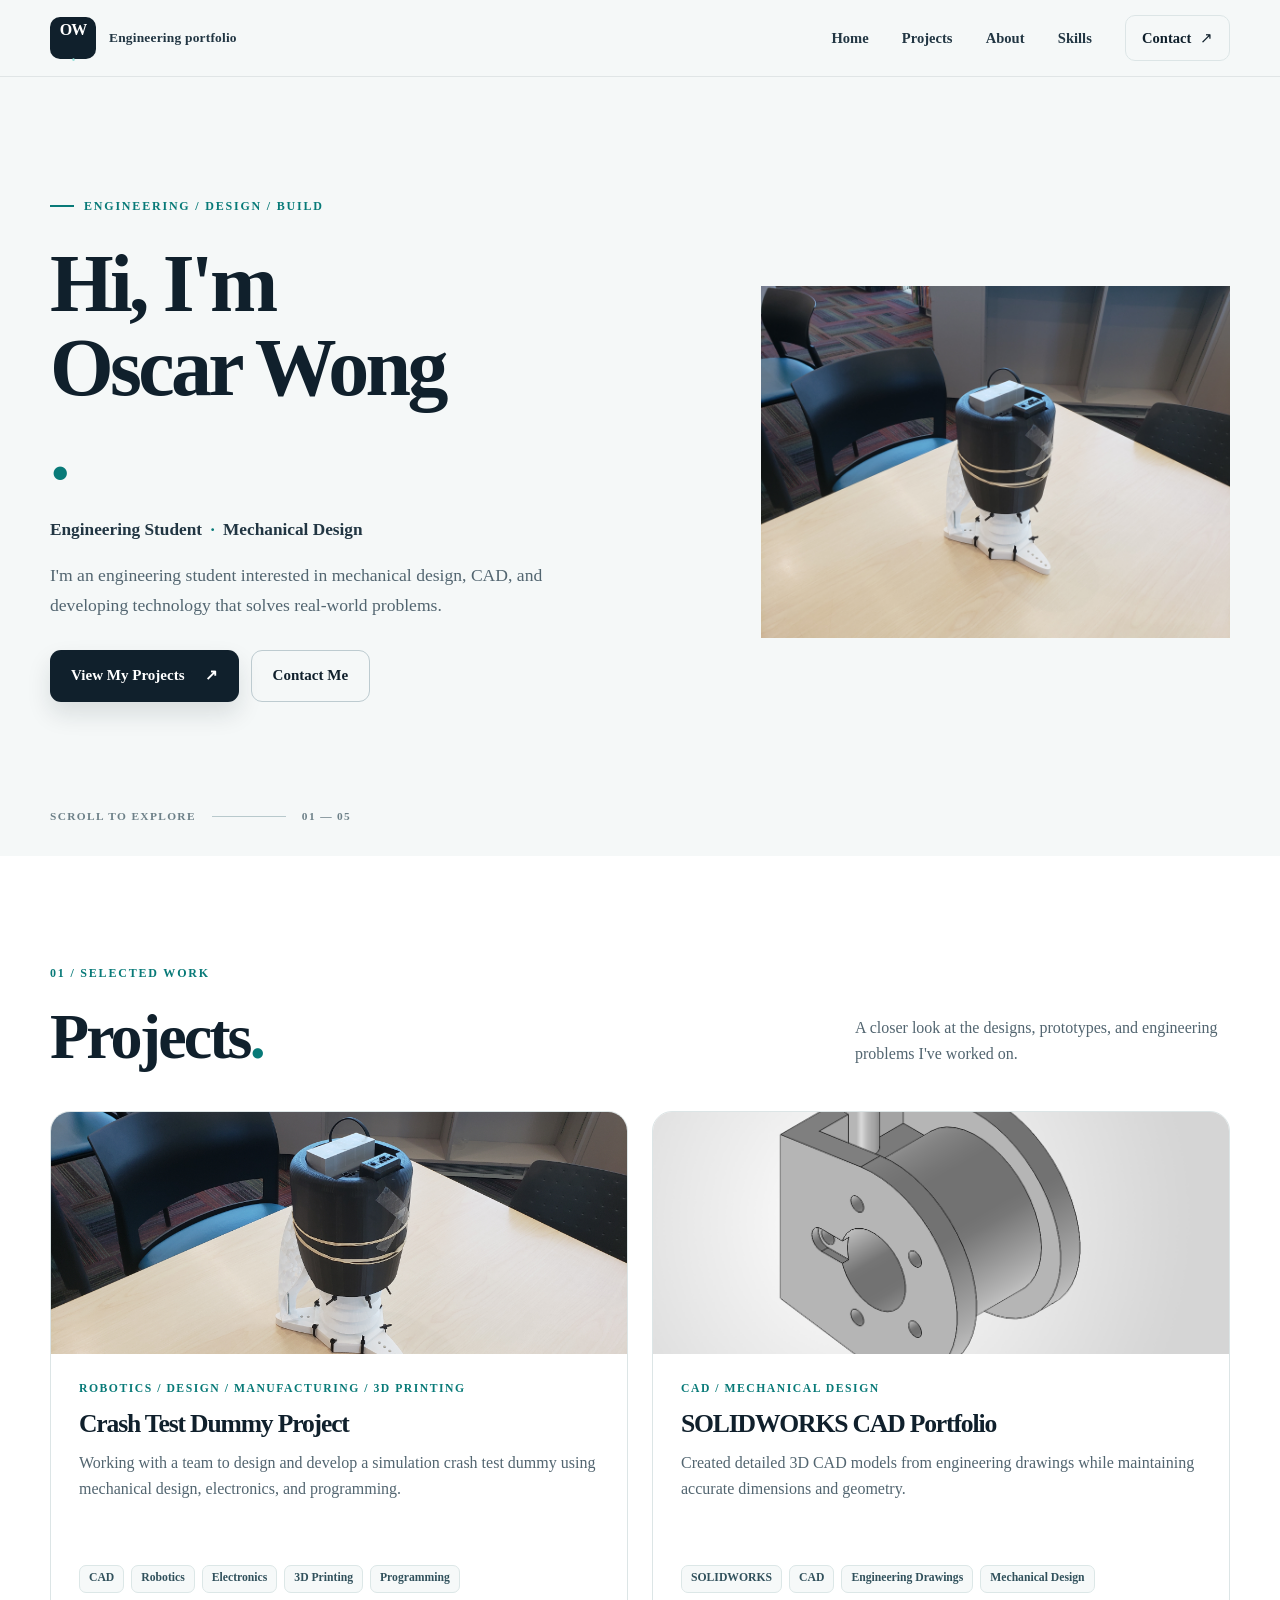
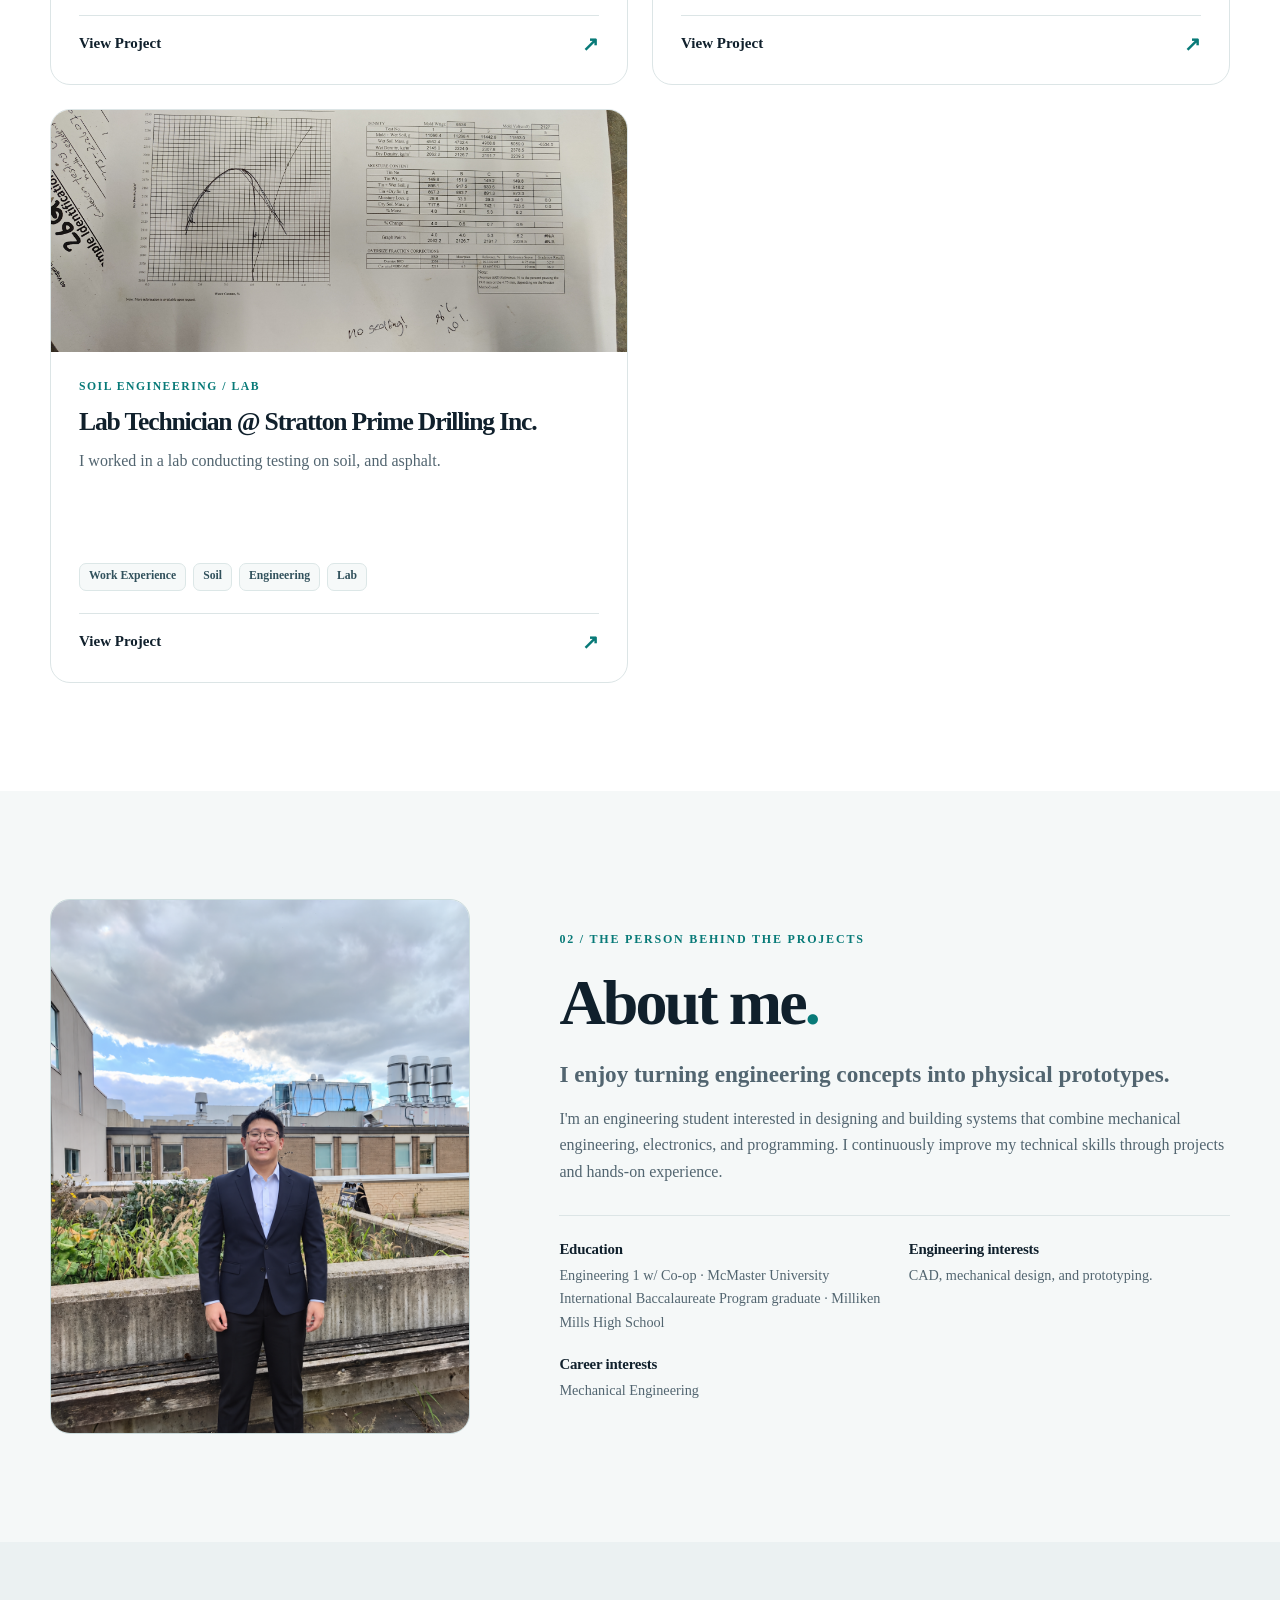
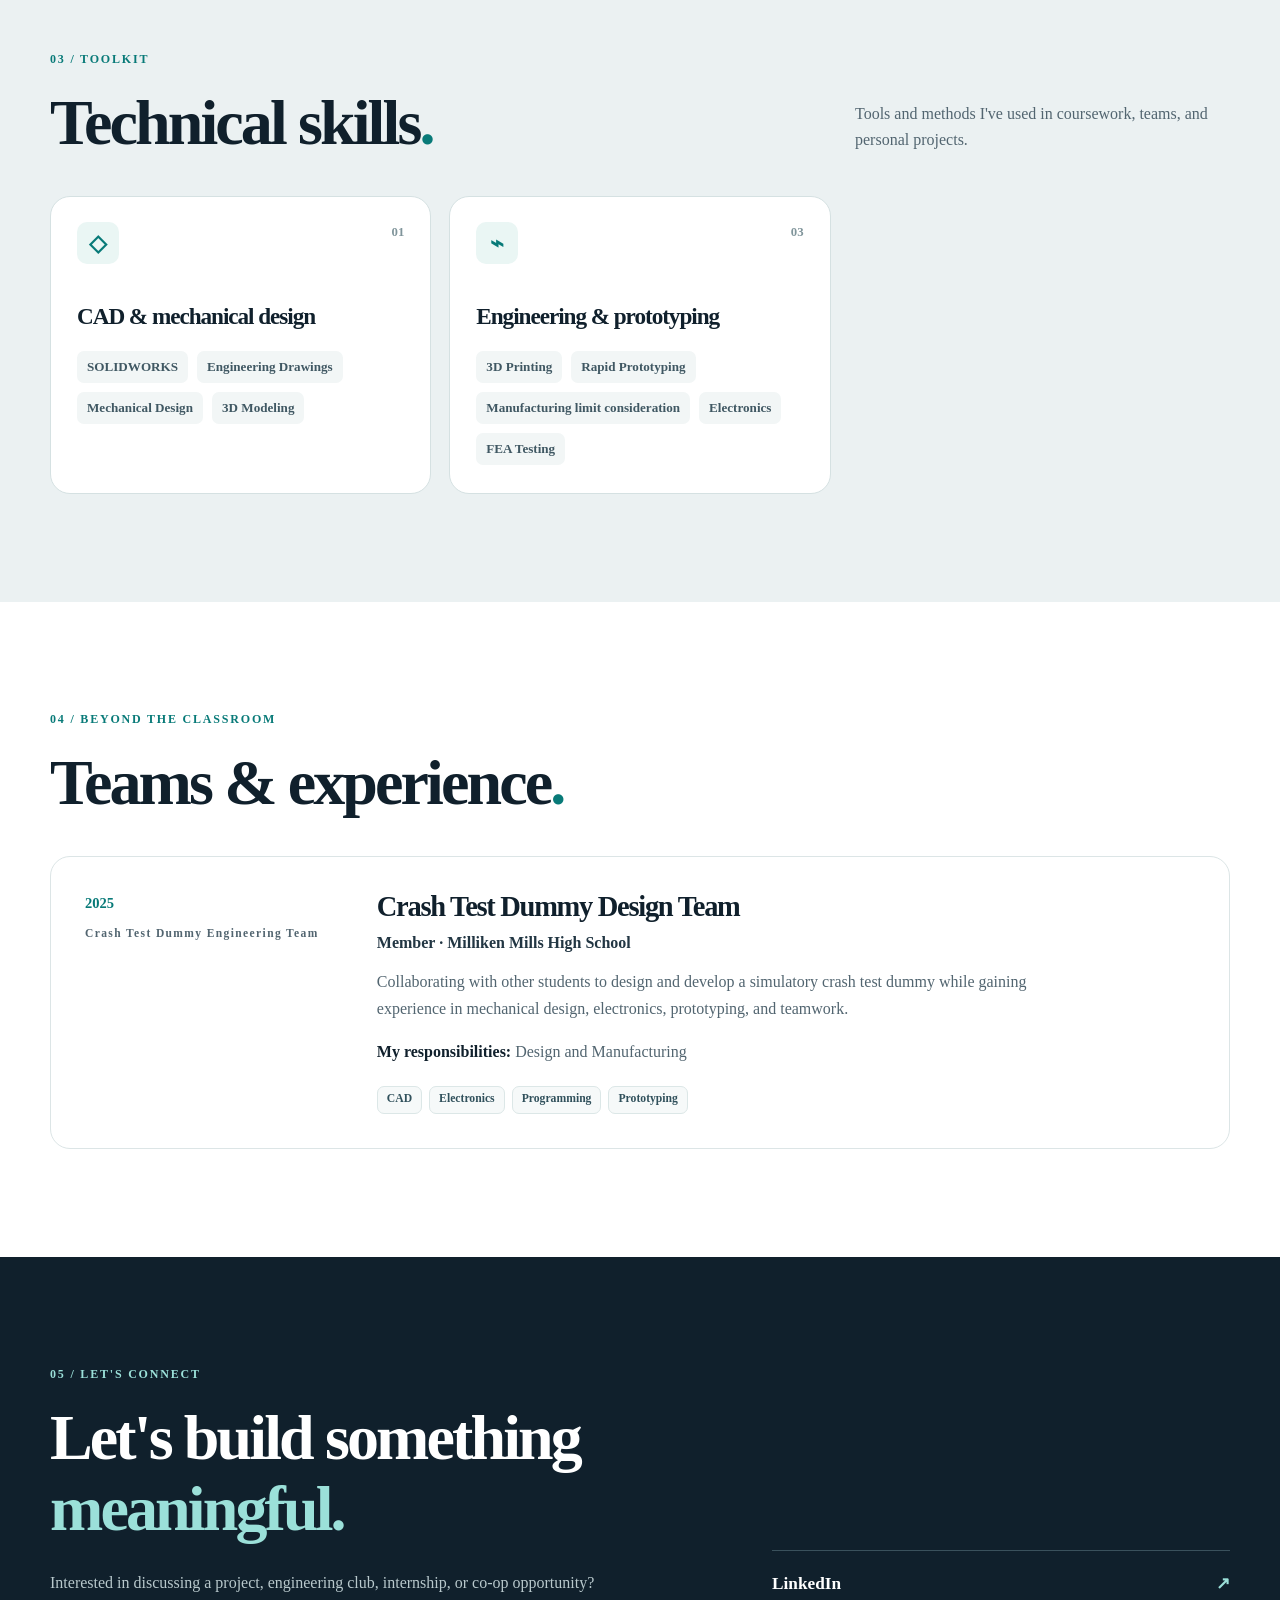
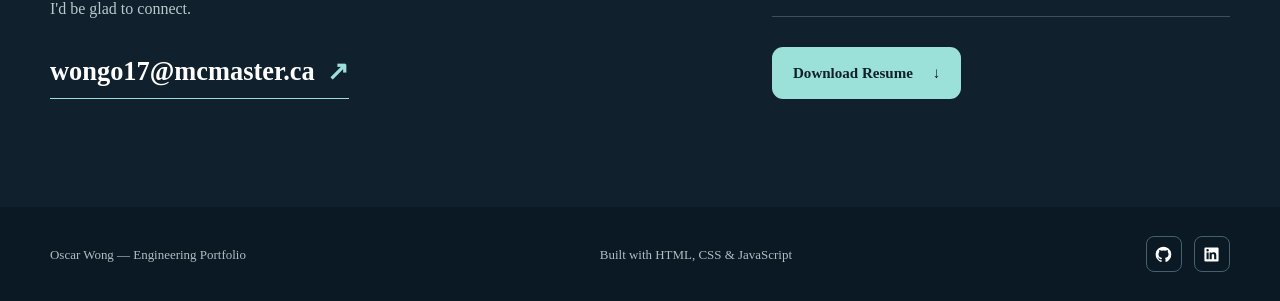
<file: index.html>
<!doctype html>
<html lang="en">
  <head>
    <meta charset="UTF-8" />
    <meta name="viewport" content="width=device-width, initial-scale=1" />
    <meta
      name="description"
      content="Engineering student portfolio featuring robotics, mechanical design, CAD, programming, and hands-on projects."
    />
    <meta name="theme-color" content="#10202c" />
    <title>Oscar Wong | Engineering Portfolio</title>
    <link rel="icon" type="image/svg+xml" href="data:image/svg+xml,%3Csvg xmlns='http://www.w3.org/2000/svg' viewBox='0 0 64 64'%3E%3Crect width='64' height='64' rx='16' fill='%2310202c'/%3E%3Cpath d='M16 43V21l16 15 16-15v22' fill='none' stroke='%238bdfd7' stroke-width='5' stroke-linejoin='round'/%3E%3C/svg%3E" />
    <link rel="stylesheet" href="styles.css" />
    <script src="script.js" defer></script>
  </head>
  <body>
    <a class="skip-link" href="#main">Skip to content</a>

    <!-- Header / navigation -->
    <header class="site-header">
      <div class="container nav-shell">
        <!-- Replace YN with your initials, and the accessible label with your name. -->
        <a class="brand" href="#home" aria-label="[Your Name], home">
          <span class="brand-mark">OW<span>.</span></span>
          <span class="brand-label">Engineering portfolio</span>
        </a>

        <button
          class="menu-toggle"
          type="button"
          aria-label="Open navigation"
          aria-controls="primary-navigation"
          aria-expanded="false"
        >
          <span></span><span></span><span></span>
        </button>

        <nav class="primary-nav" id="primary-navigation" aria-label="Primary navigation">
          <a href="#home">Home</a>
          <a href="#projects">Projects</a>
          <a href="#about">About</a>
          <a href="#skills">Skills</a>
          <a class="nav-contact" href="#contact">Contact <span aria-hidden="true">↗</span></a>
        </nav>
      </div>
    </header>

    <main id="main">
      <!-- Home / hero -->
      <section class="hero section" id="home" aria-labelledby="hero-title">
        <div class="container hero-grid">
          <div class="hero-copy reveal">
            <p class="eyebrow"><span class="eyebrow-line"></span> ENGINEERING / DESIGN / BUILD</p>
            <h1 id="hero-title">Hi, I'm <span>Oscar Wong</span><span class="hero-period">.</span></h1>
            <p class="hero-role">Engineering Student <span>·</span> Mechanical Design </p>
            <p class="hero-description">
              I'm an engineering student interested in mechanical design, CAD,
               and developing technology that solves real-world problems.
            </p>
            <div class="hero-actions">
              <a class="button button-primary" href="#projects">View My Projects <span aria-hidden="true">↗</span></a>
              <a class="button button-secondary" href="#contact">Contact Me</a>
            </div>
          </div>

          <!-- Replace this placeholder with a professional photo or project image later. -->
          <img
            class="about-me-photo"
            src="Dummy/20250615_121116.jpg"
            alt="Portrait of crash test dummy engineering project"
          >
        </div>
        <div class="container hero-bottom"><span>SCROLL TO EXPLORE</span><span class="hero-rule"></span><span>01 — 05</span></div>
      </section>

      <!-- Projects: cards are generated from the beginner-friendly projects array in script.js. -->
      <section class="section projects-section" id="projects" aria-labelledby="projects-title">
        <div class="container">
          <div class="section-heading reveal">
            <div><p class="section-index">01 / SELECTED WORK</p><h2 id="projects-title">Projects<span class="accent-dot">.</span></h2></div>
            <p>A closer look at the designs, prototypes, and engineering problems I've worked on.</p>
          </div>
          <div class="project-grid" id="project-grid"></div>
          <noscript><p>Enable JavaScript to view the project cards and details.</p></noscript>
        </div>
      </section>

      <!-- About -->
      <section class="section about-section" id="about" aria-labelledby="about-title">
        <div class="container about-grid">
          <img
            class="about-photo real-photo reveal"
            src="Dummy/Smiling Student on a Cloudy Rooftop.png"
            alt="Portrait of Yours Truly"
            loading="lazy"
          >
          <div class="about-content reveal">
            <p class="section-index">02 / THE PERSON BEHIND THE PROJECTS</p>
            <h2 id="about-title">About me<span class="accent-dot">.</span></h2>
            <p class="about-lead">I enjoy turning engineering concepts into physical prototypes.</p>
            <p>
              I'm an engineering student interested in designing and building systems that combine
              mechanical engineering, electronics, and programming. I continuously
              improve my technical skills through projects and hands-on experience.
            </p>
            <div class="about-facts">
              <div><h3>Education</h3><p>Engineering 1 w/ Co-op · McMaster University </p>
              <p>International Baccalaureate Program graduate · Milliken Mills High School </p></div>
              <div><h3>Engineering interests</h3><p>CAD, mechanical design, and prototyping.</p></div>
              <div><h3>Career interests</h3><p>Mechanical Engineering</p></div>
            </div>
          </div>
        </div>
      </section>

      <!-- Skills -->
      <section class="section skills-section" id="skills" aria-labelledby="skills-title">
        <div class="container">
          <div class="section-heading reveal">
            <div><p class="section-index">03 / TOOLKIT</p><h2 id="skills-title">Technical skills<span class="accent-dot">.</span></h2></div>
            <p>Tools and methods I've used in coursework, teams, and personal projects.</p>
          </div>
          <div class="skills-grid">
            <article class="skill-card reveal">
              <div class="skill-card-top"><span class="skill-symbol" aria-hidden="true">◇</span><span>01</span></div>
              <h3>CAD & mechanical design</h3>
              <ul class="skill-list"><li>SOLIDWORKS</li><li>Engineering Drawings</li><li>Mechanical Design</li><li>3D Modeling</li></ul>
            </article>
            <article class="skill-card reveal">
              <div class="skill-card-top"><span class="skill-symbol" aria-hidden="true">⌁</span><span>03</span></div>
              <h3>Engineering & prototyping</h3>
              <ul class="skill-list"><li>3D Printing</li><li>Rapid Prototyping</li><li>Manufacturing limit consideration</li><li>Electronics</li><li>FEA Testing</li></ul>
            </article>
          </div>
        </div>
      </section>

      <!-- Optional experience / clubs section: copy an entry to add another role. -->
      <section class="section experience-section" id="experience" aria-labelledby="experience-title">
        <div class="container">
          <div class="section-heading reveal">
            <div><p class="section-index">04 / BEYOND THE CLASSROOM</p><h2 id="experience-title">Teams & experience<span class="accent-dot">.</span></h2></div>
          </div>
          <article class="experience-card reveal">
            <div class="experience-meta"><span class="experience-year">2025</span><span>Crash Test Dummy Engineering Team</span></div>
            <div class="experience-main">
              <h3>Crash Test Dummy Design Team</h3>
              <p class="experience-subtitle">Member · Milliken Mills High School</p>
              <p>Collaborating with other students to design and develop a simulatory crash test dummy while gaining experience in mechanical design, electronics, prototyping, and teamwork.</p>
              <p class="experience-note"><strong>My responsibilities:</strong> Design and Manufacturing </p>
              <div class="tags"><span>CAD</span><span>Electronics</span><span>Programming</span><span>Prototyping</span></div>
            </div>
          </article>
        </div>
      </section>

      <!-- Contact -->
      <section class="section contact-section" id="contact" aria-labelledby="contact-title">
        <div class="container contact-grid">
          <div class="reveal">
            <p class="section-index">05 / LET'S CONNECT</p>
            <h2 id="contact-title">Let's build something<br /><em>meaningful.</em></h2>
            <p>Interested in discussing a project, engineering club, internship, or co-op opportunity? I'd be glad to connect.</p>
            <a class="contact-email" href="mailto:you@example.com">wongo17@mcmaster.ca <span aria-hidden="true">↗</span></a>
          </div>
          <div class="contact-actions reveal">
            <!-- Replace the URLs and add resume.pdf to this folder before sharing. -->
            <a class="contact-row" href="https://www.linkedin.com/in/oscar-wong-337994434/" target="_blank" rel="noopener noreferrer"><span>LinkedIn</span><span aria-hidden="true">↗</span></a>
            <a class="button button-light" href="wongo17_Resume.pdf" download="wongo17_Resume.pdf">Download Resume <span aria-hidden="true">↓</span></a>
          </div>
        </div>
      </section>
    </main>

    <!-- Footer -->
    <footer class="site-footer">
      <div class="container footer-inner">
        <p>Oscar Wong — Engineering Portfolio</p>
        <p>Built with HTML, CSS & JavaScript</p>
        <div class="footer-links">
          <a href="https://github.com/your-username" target="_blank" rel="noopener noreferrer" aria-label="GitHub profile">
            <svg viewBox="0 0 24 24" fill="currentColor" aria-hidden="true"><path d="M12 .9a11.1 11.1 0 0 0-3.5 21.63c.55.1.75-.24.75-.54v-2.13c-3.05.66-3.7-1.3-3.7-1.3-.5-1.27-1.22-1.61-1.22-1.61-.99-.68.08-.67.08-.67 1.1.08 1.68 1.13 1.68 1.13.98 1.67 2.57 1.19 3.2.91.1-.7.38-1.19.69-1.46-2.44-.28-5-1.22-5-5.44 0-1.2.43-2.18 1.13-2.95-.12-.28-.49-1.4.1-2.92 0 0 .93-.3 3.05 1.12a10.6 10.6 0 0 1 5.56 0c2.12-1.42 3.04-1.12 3.04-1.12.6 1.52.23 2.64.12 2.92.7.77 1.12 1.75 1.12 2.95 0 4.23-2.57 5.15-5.02 5.43.39.34.73 1.01.73 2.04v3.02c0 .3.2.65.76.54A11.1 11.1 0 0 0 12 .9Z"/></svg>
          </a>
          <a href="https://www.linkedin.com/in/your-name/" target="_blank" rel="noopener noreferrer" aria-label="LinkedIn profile">
            <svg viewBox="0 0 24 24" fill="currentColor" aria-hidden="true"><path d="M20.45 2H3.55C2.69 2 2 2.68 2 3.52v16.96c0 .84.69 1.52 1.55 1.52h16.9c.86 0 1.55-.68 1.55-1.52V3.52c0-.84-.69-1.52-1.55-1.52ZM8.02 18.75H4.99V9h3.03v9.75ZM6.5 7.67a1.75 1.75 0 1 1 0-3.5 1.75 1.75 0 0 1 0 3.5Zm12.25 11.08h-3.03v-4.74c0-1.13-.02-2.58-1.57-2.58-1.58 0-1.82 1.23-1.82 2.5v4.82H9.3V9h2.91v1.33h.04c.4-.76 1.4-1.56 2.87-1.56 3.07 0 3.63 2.02 3.63 4.64v5.34Z"/></svg>
          </a>
        </div>
      </div>
    </footer>

    <!-- Project detail panel, filled from the projects array in script.js. -->
    <dialog class="project-dialog" id="project-dialog" aria-labelledby="dialog-title">
      <div class="dialog-shell">
        <button class="dialog-close" id="dialog-close" type="button" aria-label="Close project details">×</button>
        <div id="dialog-content"></div>
      </div>
    </dialog>
  </body>
</html>
</file>
<file: styles.css>
/* =========================================================
   THEME — change these variables to restyle the whole site.
   ========================================================= */
:root {
  --ink: #10202c;
  --ink-soft: #223643;
  --muted: #526570;
  --accent: #087a78;
  --accent-light: #9be0d9;
  --surface: #ffffff;
  --background: #f5f8f8;
  --line: #dce5e6;
  --radius: 20px;
  --shadow: 0 24px 64px rgba(16, 32, 44, 0.09);
  --content-width: 1180px;
}

/* Base and accessibility */
*, *::before, *::after { box-sizing: border-box; }
html { scroll-behavior: smooth; scroll-padding-top: 88px; }
body {
  margin: 0;
  background: var(--background);
  color: var(--ink);
  font: 400 1rem/1.65 Inter, ui-sans-serif, system-ui, -apple-system, BlinkMacSystemFont, "Segoe UI", sans-serif;
  -webkit-font-smoothing: antialiased;
}
body, button { font-family: inherit; }
button, a { -webkit-tap-highlight-color: transparent; }
a { color: inherit; text-decoration: none; }
button { cursor: pointer; }
img, svg, video { display: block; max-width: 100%; }
img, video { width: 100%; }
::selection { background: var(--accent-light); color: var(--ink); }
:focus-visible { outline: 3px solid var(--accent); outline-offset: 4px; }
.container { width: min(calc(100% - 48px), var(--content-width)); margin-inline: auto; }
.section { padding-block: 108px; scroll-margin-top: 78px; }
.skip-link { position: absolute; top: -80px; left: 16px; z-index: 200; padding: 10px 18px; background: white; border-radius: 8px; }
.skip-link:focus { top: 12px; }
h1, h2, h3, p { margin-top: 0; }
h1, h2, h3 { line-height: 1.12; letter-spacing: -0.045em; }
.accent-dot, .hero-period { color: var(--accent); }

/* Header */
.site-header {
  position: sticky;
  top: 0;
  z-index: 100;
  background: rgba(245, 248, 248, 0.94);
  border-bottom: 1px solid rgba(16, 32, 44, 0.09);
  backdrop-filter: blur(16px);
  -webkit-backdrop-filter: blur(16px);
}
.nav-shell { display: flex; align-items: center; justify-content: space-between; min-height: 76px; gap: 28px; }
.brand { display: inline-flex; align-items: center; gap: 13px; flex-shrink: 0; font-size: 0.84rem; font-weight: 650; letter-spacing: 0.015em; }
.brand-mark { display: grid; place-items: center; min-width: 46px; height: 42px; padding-inline: 8px; border-radius: 10px; background: var(--ink); color: white; font-size: 1rem; font-weight: 800; letter-spacing: -0.06em; }
.brand-mark span { color: var(--accent-light); }
.brand-label { color: var(--ink-soft); }
.primary-nav { display: flex; align-items: center; gap: clamp(15px, 2.6vw, 34px); }
.primary-nav a { color: var(--ink-soft); font-size: 0.91rem; font-weight: 580; transition: color 180ms ease; }
.primary-nav a:hover, .primary-nav a[aria-current="page"] { color: var(--accent); }
.primary-nav .nav-contact { padding: 10px 16px; border: 1px solid var(--line); border-radius: 10px; color: var(--ink); }
.nav-contact span { padding-left: 5px; }
.menu-toggle { display: none; }

/* Shared headings and buttons */
.eyebrow, .section-index {
  color: var(--accent);
  font-size: 0.75rem;
  font-weight: 800;
  letter-spacing: 0.15em;
  line-height: 1.5;
}
.eyebrow { display: flex; align-items: center; gap: 10px; margin-bottom: 27px; }
.eyebrow-line { width: 24px; height: 2px; background: var(--accent); }
.section-index { margin-bottom: 19px; }
.section-heading { display: flex; align-items: end; justify-content: space-between; gap: 32px; margin-bottom: 38px; }
.section-heading h2, .about-content h2, .contact-section h2 { margin-bottom: 0; font-size: clamp(2.6rem, 5vw, 4.35rem); font-weight: 760; }
.section-heading > p { max-width: 375px; margin: 0 0 5px; color: var(--muted); }
.button { display: inline-flex; align-items: center; justify-content: center; gap: 20px; min-height: 52px; padding: 12px 21px; border-radius: 11px; font-size: 0.94rem; font-weight: 700; line-height: 1.3; transition: transform 180ms ease, background 180ms ease, box-shadow 180ms ease; }
.button:hover { transform: translateY(-3px); }
.button-primary { background: var(--ink); color: white; box-shadow: 0 12px 24px rgba(16, 32, 44, 0.12); }
.button-primary:hover { background: var(--accent); box-shadow: 0 17px 30px rgba(8, 122, 120, 0.18); }
.button-secondary { border: 1px solid #bdcbd0; background: transparent; color: var(--ink); }
.button-secondary:hover { background: white; }

/* Hero */
.hero { padding-top: 85px; padding-bottom: 30px; overflow: hidden; }
.hero-grid { display: grid; grid-template-columns: minmax(0, 1.15fr) minmax(330px, 0.85fr); align-items: center; gap: clamp(40px, 6vw, 84px); }
.hero-copy { padding-block: 35px 60px; }
.hero h1 { max-width: 740px; margin-bottom: 22px; font-size: clamp(3.55rem, 6.4vw, 6.3rem); font-weight: 780; line-height: 1.025; }
.hero h1 > span:first-child { display: block; }
.hero-role { max-width: 590px; margin-bottom: 17px; color: var(--ink-soft); font-size: 1.08rem; font-weight: 650; line-height: 1.65; }
.hero-role span { padding-inline: 4px; color: var(--accent); }
.hero-description { max-width: 570px; margin-bottom: 29px; color: var(--muted); font-size: 1.1rem; line-height: 1.7; }
.hero-actions { display: flex; flex-wrap: wrap; gap: 12px; }
.hero-visual {
  position: relative;
  display: flex;
  flex-direction: column;
  justify-content: space-between;
  min-height: 480px;
  overflow: hidden;
  padding: 28px;
  border: 1px solid #29414d;
  border-radius: 24px;
  background-color: #142937;
  background-image: linear-gradient(rgba(155, 224, 217, 0.065) 1px, transparent 1px), linear-gradient(90deg, rgba(155, 224, 217, 0.065) 1px, transparent 1px);
  background-size: 35px 35px;
  color: white;
  box-shadow: 0 26px 60px rgba(16, 32, 44, 0.12);
}
.hero-visual::after { content: ""; position: absolute; inset: 13px; border: 1px solid rgba(155, 224, 217, 0.13); border-radius: 15px; pointer-events: none; }
.visual-top, .visual-bottom { display: flex; align-items: center; justify-content: space-between; gap: 12px; color: #b0c8ca; font-size: 0.71rem; font-weight: 700; letter-spacing: 0.12em; }
.visual-center { display: flex; flex-direction: column; align-items: center; justify-content: center; gap: 8px; text-align: center; }
.visual-plus { display: grid; place-items: center; width: 66px; height: 66px; margin-bottom: 14px; border: 1px solid rgba(155, 224, 217, 0.35); border-radius: 50%; color: var(--accent-light); font-size: 2.2rem; font-weight: 250; line-height: 1; }
.visual-center strong { font-size: 0.82rem; letter-spacing: 0.15em; }
.visual-center > span:last-child { color: #a8c0c2; font-size: 0.83rem; }
.visual-bottom { padding-top: 19px; border-top: 1px solid rgba(155, 224, 217, 0.2); }
.hero-bottom { display: flex; align-items: center; gap: 16px; margin-top: 45px; color: #6d8088; font-size: 0.71rem; font-weight: 750; letter-spacing: 0.12em; }
.hero-rule { width: 74px; height: 1px; background: #b8c9cc; }

/* Projects */
.projects-section { background: white; }
.project-grid { display: grid; grid-template-columns: repeat(2, minmax(0, 1fr)); gap: 24px; }
.project-card { min-width: 0; overflow: hidden; border: 1px solid var(--line); border-radius: var(--radius); background: var(--surface); transition: transform 220ms ease, box-shadow 220ms ease, border-color 220ms ease; }
.project-card:hover { transform: translateY(-6px); border-color: #bbcdcf; box-shadow: var(--shadow); }
.project-media, .dialog-cover { position: relative; display: flex; flex-direction: column; align-items: center; justify-content: center; gap: 7px; overflow: hidden; background-color: #1a3240; background-image: linear-gradient(rgba(174, 223, 218, 0.065) 1px, transparent 1px), linear-gradient(90deg, rgba(174, 223, 218, 0.065) 1px, transparent 1px); background-size: 27px 27px; color: white; }
.project-card:nth-child(2) .project-media { background-color: #24414b; }
.project-card:nth-child(3) .project-media { background-color: #193d42; }
.project-card:nth-child(4) .project-media { background-color: #26394a; }
.project-media { height: 242px; }
.project-media img, .dialog-cover img, .gallery-item img { width: 100%; height: 100%; object-fit: cover; }
.media-corner { position: absolute; top: 19px; left: 22px; font-size: 0.73rem; font-weight: 750; letter-spacing: 0.13em; color: #b8d8d7; }
.media-cross { color: var(--accent-light); font-size: 3.1rem; font-weight: 250; line-height: 1; }
.media-label { font-size: 0.76rem; font-weight: 750; letter-spacing: 0.14em; }
.media-subtitle { color: #b9d3d4; font-size: 0.8rem; }
.project-content { display: flex; flex-direction: column; min-height: 330px; padding: 25px 28px 28px; }
.project-category { margin-bottom: 12px; color: var(--accent); font-size: 0.73rem; font-weight: 800; letter-spacing: 0.13em; text-transform: uppercase; }
.project-content h3 { margin-bottom: 11px; font-size: 1.6rem; }
.project-content > p:not(.project-category) { margin-bottom: 20px; color: var(--muted); }
.tags { display: flex; flex-wrap: wrap; gap: 7px; }
.tags span { display: inline-flex; align-items: center; min-height: 28px; padding: 4px 9px; border: 1px solid #dce7e7; border-radius: 7px; background: #f6f9f9; color: #31515c; font-size: 0.73rem; font-weight: 650; line-height: 1.25; }
.project-content .tags { margin-top: auto; margin-bottom: 22px; }
.project-button { display: flex; align-items: center; justify-content: space-between; gap: 12px; width: 100%; padding: 16px 0 0; border: 0; border-top: 1px solid var(--line); background: none; color: var(--ink); font-size: 0.94rem; font-weight: 750; text-align: left; }
.project-button span { color: var(--accent); font-size: 1.25rem; transition: transform 180ms ease; }
.project-button:hover span { transform: translate(3px, -3px); }

/* About */
.about-grid { display: grid; grid-template-columns: minmax(280px, 0.77fr) minmax(0, 1.23fr); align-items: center; gap: clamp(45px, 7vw, 112px); }
.about-photo { display: flex; flex-direction: column; align-items: center; justify-content: space-between; min-height: 535px; padding: 25px; border: 1px solid #cbdcdd; border-radius: var(--radius); background-color: #e9f0f1; background-image: linear-gradient(rgba(46, 101, 108, 0.075) 1px, transparent 1px), linear-gradient(90deg, rgba(46, 101, 108, 0.075) 1px, transparent 1px); background-size: 33px 33px; color: #6a8289; }
.photo-corner { align-self: flex-start; color: var(--accent); font-size: 1.6rem; line-height: 1; }
.about-photo > div { display: flex; flex-direction: column; align-items: center; gap: 10px; font-size: 0.8rem; font-weight: 800; letter-spacing: 0.14em; }
.photo-icon { display: grid; place-items: center; width: 66px; height: 66px; border: 1px solid #9fbdc1; border-radius: 50%; font-size: 2.1rem; font-weight: 300; }
.about-photo small { align-self: flex-start; font-size: 0.73rem; font-weight: 650; letter-spacing: 0.08em; text-transform: uppercase; }
.about-content h2 { margin-bottom: 19px; }
.about-content > p:not(.section-index) { color: var(--muted); }
.about-content .about-lead { margin-bottom: 16px; color: var(--ink); font-size: 1.45rem; font-weight: 650; line-height: 1.4; }
.about-facts { display: grid; grid-template-columns: repeat(2, minmax(0, 1fr)); gap: 22px 28px; margin-top: 30px; padding-top: 25px; border-top: 1px solid var(--line); }
.about-facts h3 { margin-bottom: 6px; color: var(--ink); font-size: 0.93rem; letter-spacing: -0.015em; }
.about-facts p { margin-bottom: 0; color: var(--muted); font-size: 0.89rem; }

/* Skills and experience */
.skills-section { background: #ebf1f2; }
.skills-grid { display: grid; grid-template-columns: repeat(3, minmax(0, 1fr)); gap: 18px; }
.skill-card { padding: 25px 26px 28px; border: 1px solid #d5e1e2; border-radius: var(--radius); background: white; }
.skill-card-top { display: flex; justify-content: space-between; align-items: start; margin-bottom: 39px; color: #80959b; font-size: 0.8rem; font-weight: 700; }
.skill-symbol { display: grid; place-items: center; width: 42px; height: 42px; border-radius: 10px; background: #eaf6f4; color: var(--accent); font-size: 1.45rem; font-weight: 700; line-height: 1; }
.skill-card h3 { max-width: 260px; margin-bottom: 22px; font-size: 1.45rem; }
.skill-list { display: flex; flex-wrap: wrap; gap: 9px; margin: 0; padding: 0; list-style: none; }
.skill-list li { padding: 8px 10px; border-radius: 7px; background: #f2f6f6; color: #405863; font-size: 0.82rem; font-weight: 650; line-height: 1.2; }
.experience-section { background: white; }
.experience-card { display: grid; grid-template-columns: minmax(160px, 0.32fr) 1fr; gap: 30px; padding: 34px; border: 1px solid var(--line); border-radius: var(--radius); }
.experience-meta { display: flex; flex-direction: column; gap: 9px; color: var(--muted); font-size: 0.72rem; font-weight: 800; letter-spacing: 0.12em; }
.experience-year { color: var(--accent); font-size: 0.91rem; letter-spacing: 0; }
.experience-main h3 { margin-bottom: 7px; font-size: 1.78rem; }
.experience-main p { max-width: 700px; margin-bottom: 13px; color: var(--muted); }
.experience-main .experience-subtitle { color: var(--ink-soft); font-weight: 700; }
.experience-main .experience-note { margin-top: 17px; }
.experience-main .experience-note strong { color: var(--ink); }
.experience-main .tags { margin-top: 20px; }

/* Contact and footer */
.contact-section { background: var(--ink); color: white; }
.contact-grid { display: grid; grid-template-columns: minmax(0, 1.15fr) minmax(270px, 0.85fr); gap: clamp(45px, 8vw, 130px); align-items: end; }
.contact-section .section-index { color: var(--accent-light); }
.contact-section h2 { margin-bottom: 25px; }
.contact-section h2 em { color: var(--accent-light); font-style: normal; }
.contact-section p:not(.section-index) { max-width: 560px; margin-bottom: 27px; color: #b8c8cc; }
.contact-email { display: inline-flex; align-items: center; gap: 12px; padding-bottom: 5px; border-bottom: 1px solid var(--accent-light); color: white; font-size: clamp(1.15rem, 2.5vw, 1.65rem); font-weight: 700; overflow-wrap: anywhere; }
.contact-email span { color: var(--accent-light); }
.contact-actions { display: flex; flex-direction: column; }
.contact-row { display: flex; justify-content: space-between; align-items: center; min-height: 67px; border-bottom: 1px solid #3a515c; font-size: 1.08rem; font-weight: 650; transition: color 180ms ease; }
.contact-row:first-child { border-top: 1px solid #3a515c; }
.contact-row:hover { color: var(--accent-light); }
.contact-row > span:last-child { color: var(--accent-light); }
.button-light { align-self: flex-start; margin-top: 30px; background: var(--accent-light); color: var(--ink); }
.button-light:hover { background: white; }
.site-footer { background: #0a1923; color: #aebfc3; }
.footer-inner { display: flex; align-items: center; justify-content: space-between; gap: 22px; min-height: 94px; }
.footer-inner p { margin: 0; font-size: 0.81rem; }
.footer-links { display: flex; gap: 12px; }
.footer-links a { display: grid; place-items: center; width: 36px; height: 36px; border: 1px solid #46606b; border-radius: 8px; color: white; transition: color 180ms ease, border-color 180ms ease; }
.footer-links a:hover { color: var(--accent-light); border-color: var(--accent-light); }
.footer-links svg { width: 17px; height: 17px; }

/* Project detail dialog */
.project-dialog { width: min(1000px, calc(100% - 32px)); max-height: min(92dvh, 1100px); margin: auto; padding: 0; overflow: auto; border: 0; border-radius: var(--radius); background: white; color: var(--ink); box-shadow: 0 30px 100px rgba(0, 0, 0, 0.25); }
.project-dialog::backdrop { background: rgba(9, 25, 35, 0.7); backdrop-filter: blur(5px); }
.dialog-shell { position: relative; }
.dialog-close { position: sticky; top: 15px; z-index: 5; float: right; display: grid; place-items: center; width: 42px; height: 42px; margin: 15px 15px -57px 0; border: 1px solid #d7e4e5; border-radius: 50%; background: white; color: var(--ink); font-size: 1.6rem; line-height: 1; box-shadow: 0 6px 20px rgba(0, 0, 0, 0.12); }
.dialog-cover { min-height: 270px; height: clamp(270px, 32vw, 385px); }
.dialog-body { padding: clamp(25px, 5vw, 56px); }
.dialog-kicker { margin-bottom: 10px; color: var(--accent); font-size: 0.75rem; font-weight: 800; letter-spacing: 0.14em; text-transform: uppercase; }
.dialog-body h2 { margin-bottom: 16px; font-size: clamp(2.3rem, 5vw, 3.8rem); }
.dialog-intro { max-width: 760px; color: var(--muted); font-size: 1.08rem; }
.dialog-body > .tags { margin-top: 24px; }
.detail-grid { display: grid; grid-template-columns: repeat(2, minmax(0, 1fr)); gap: 26px 34px; margin-top: 40px; padding-top: 34px; border-top: 1px solid var(--line); }
.detail-item h3 { margin-bottom: 7px; font-size: 1.07rem; letter-spacing: -0.02em; }
.detail-item p { margin-bottom: 0; color: var(--muted); font-size: 0.94rem; }
.gallery-heading { margin: 42px 0 16px; font-size: 1.5rem; }
.project-gallery { display: grid; grid-template-columns: repeat(6, minmax(0, 1fr)); gap: 12px; }
.gallery-item { grid-column: span 3; display: flex; flex-direction: column; min-width: 0; min-height: 190px; overflow: hidden; border: 1px solid var(--line); border-radius: 13px; background: #ecf2f3; }
.gallery-item:nth-child(3) { grid-column: span 2; }
.gallery-item:nth-child(4) { grid-column: span 4; }
.gallery-item img, .gallery-item video { flex: 1; min-height: 150px; max-height: 310px; object-fit: cover; background: #dce8e9; }
.gallery-placeholder { display: flex; flex: 1; min-height: 150px; align-items: center; justify-content: center; background-image: linear-gradient(#e0e9ea 1px, transparent 1px), linear-gradient(90deg, #e0e9ea 1px, transparent 1px); background-size: 25px 25px; color: #799096; font-size: 2rem; }
.gallery-item > span:last-child { padding: 12px 14px; background: white; color: var(--ink-soft); font-size: 0.82rem; font-weight: 700; }
.repo-link, .repo-placeholder { display: inline-flex; gap: 9px; margin-top: 27px; color: var(--accent); font-size: 0.92rem; font-weight: 750; }
.repo-link:hover { text-decoration: underline; text-underline-offset: 4px; }
.repo-placeholder { color: var(--muted); font-weight: 500; }

/* Entrance animation: only hide after JavaScript has initialized. */
.js-enabled .reveal { opacity: 0; transform: translateY(20px); transition: opacity 550ms ease, transform 550ms ease; }
.js-enabled .reveal.is-visible { opacity: 1; transform: none; }

/* Tablet */
@media (max-width: 900px) {
  .section { padding-block: 82px; }
  .hero { padding-top: 65px; padding-bottom: 24px; }
  .hero-grid { grid-template-columns: 1.1fr 0.9fr; gap: 28px; }
  .hero h1 { font-size: clamp(3.2rem, 6.7vw, 5rem); }
  .hero-visual { min-height: 400px; padding: 20px; }
  .about-grid { gap: 35px; }
  .about-photo { min-height: 460px; }
  .skills-grid { gap: 12px; }
  .skill-card { padding: 22px 18px; }
  .skill-card h3 { font-size: 1.27rem; }
}

/* Mobile navigation and stacked layouts */
@media (max-width: 700px) {
  html { scroll-padding-top: 74px; }
  .container { width: min(calc(100% - 36px), var(--content-width)); }
  .nav-shell { min-height: 68px; }
  .brand-label { display: none; }
  .menu-toggle { display: flex; flex-direction: column; align-items: center; justify-content: center; gap: 5px; width: 44px; height: 44px; border: 1px solid var(--line); border-radius: 9px; background: white; }
  .menu-toggle span { display: block; width: 19px; height: 2px; border-radius: 2px; background: var(--ink); transition: transform 180ms ease, opacity 180ms ease; }
  .menu-toggle[aria-expanded="true"] span:first-child { transform: translateY(7px) rotate(45deg); }
  .menu-toggle[aria-expanded="true"] span:nth-child(2) { opacity: 0; }
  .menu-toggle[aria-expanded="true"] span:last-child { transform: translateY(-7px) rotate(-45deg); }
  .primary-nav { position: absolute; top: 68px; left: 0; right: 0; display: none; flex-direction: column; align-items: stretch; gap: 0; padding: 12px 18px 19px; border-bottom: 1px solid var(--line); background: var(--background); box-shadow: 0 20px 30px rgba(16, 32, 44, 0.08); }
  .primary-nav.is-open { display: flex; }
  .primary-nav a { padding: 11px 9px; font-size: 1rem; }
  .primary-nav .nav-contact { margin-top: 7px; padding: 11px 12px; }
  .hero-grid, .about-grid, .contact-grid { grid-template-columns: 1fr; }
  .hero { padding-top: 52px; }
  .hero-copy { padding: 0; }
  .hero h1 { max-width: 580px; font-size: clamp(3.25rem, 10vw, 5rem); }
  .hero-visual { min-height: 290px; }
  .hero-bottom { margin-top: 28px; }
  .section-heading { display: block; }
  .section-heading > p { margin-top: 16px; }
  .project-grid, .skills-grid { grid-template-columns: 1fr; }
  .project-content { min-height: 0; }
  .project-content .tags { margin-top: 3px; }
  .about-photo { min-height: 340px; max-width: 550px; }
  .skills-grid { gap: 14px; }
  .skill-card-top { margin-bottom: 24px; }
  .experience-card { grid-template-columns: 1fr; gap: 15px; padding: 25px; }
  .experience-meta { flex-direction: row; justify-content: space-between; flex-wrap: wrap; }
  .contact-grid { gap: 36px; }
  .contact-section h2 { font-size: clamp(2.5rem, 9vw, 4rem); }
  .footer-inner { flex-wrap: wrap; padding-block: 26px; }
  .footer-inner p:nth-child(2) { order: 3; width: 100%; }
}

@media (max-width: 480px) {
  .section { padding-block: 68px; }
  .hero { padding-top: 42px; padding-bottom: 24px; }
  .hero h1 { font-size: clamp(3rem, 12vw, 4rem); }
  .hero-role, .hero-description { font-size: 1rem; }
  .hero-actions .button { flex: 1 1 180px; }
  .hero-visual { min-height: 270px; padding: 19px; }
  .visual-bottom { font-size: 0.6rem; }
  .project-media { height: 205px; }
  .project-content { padding: 22px; }
  .about-facts, .detail-grid { grid-template-columns: 1fr; }
  .project-gallery { grid-template-columns: 1fr; }
  .gallery-item, .gallery-item:nth-child(3), .gallery-item:nth-child(4) { grid-column: auto; }
  .dialog-cover { min-height: 210px; height: 230px; }
  .gallery-item { min-height: 160px; }
}

/* Respect accessibility settings. */
@media (prefers-reduced-motion: reduce) {
  html { scroll-behavior: auto; }
  *, *::before, *::after { animation-duration: 0.01ms !important; transition-duration: 0.01ms !important; }
  .js-enabled .reveal { opacity: 1; transform: none; }
}

.hero-visual.real-photo,
.about-photo.real-photo {
  display: block;
  width: 100%;
  min-height: 0;
  padding: 0;
  object-fit: cover;
}

.hero-visual.real-photo { height: 480px; }
.about-photo.real-photo { height: 535px; }

@media (max-width: 700px) {
  .hero-visual.real-photo { height: 320px; }
  .about-photo.real-photo { height: 380px; }
}
</file>
